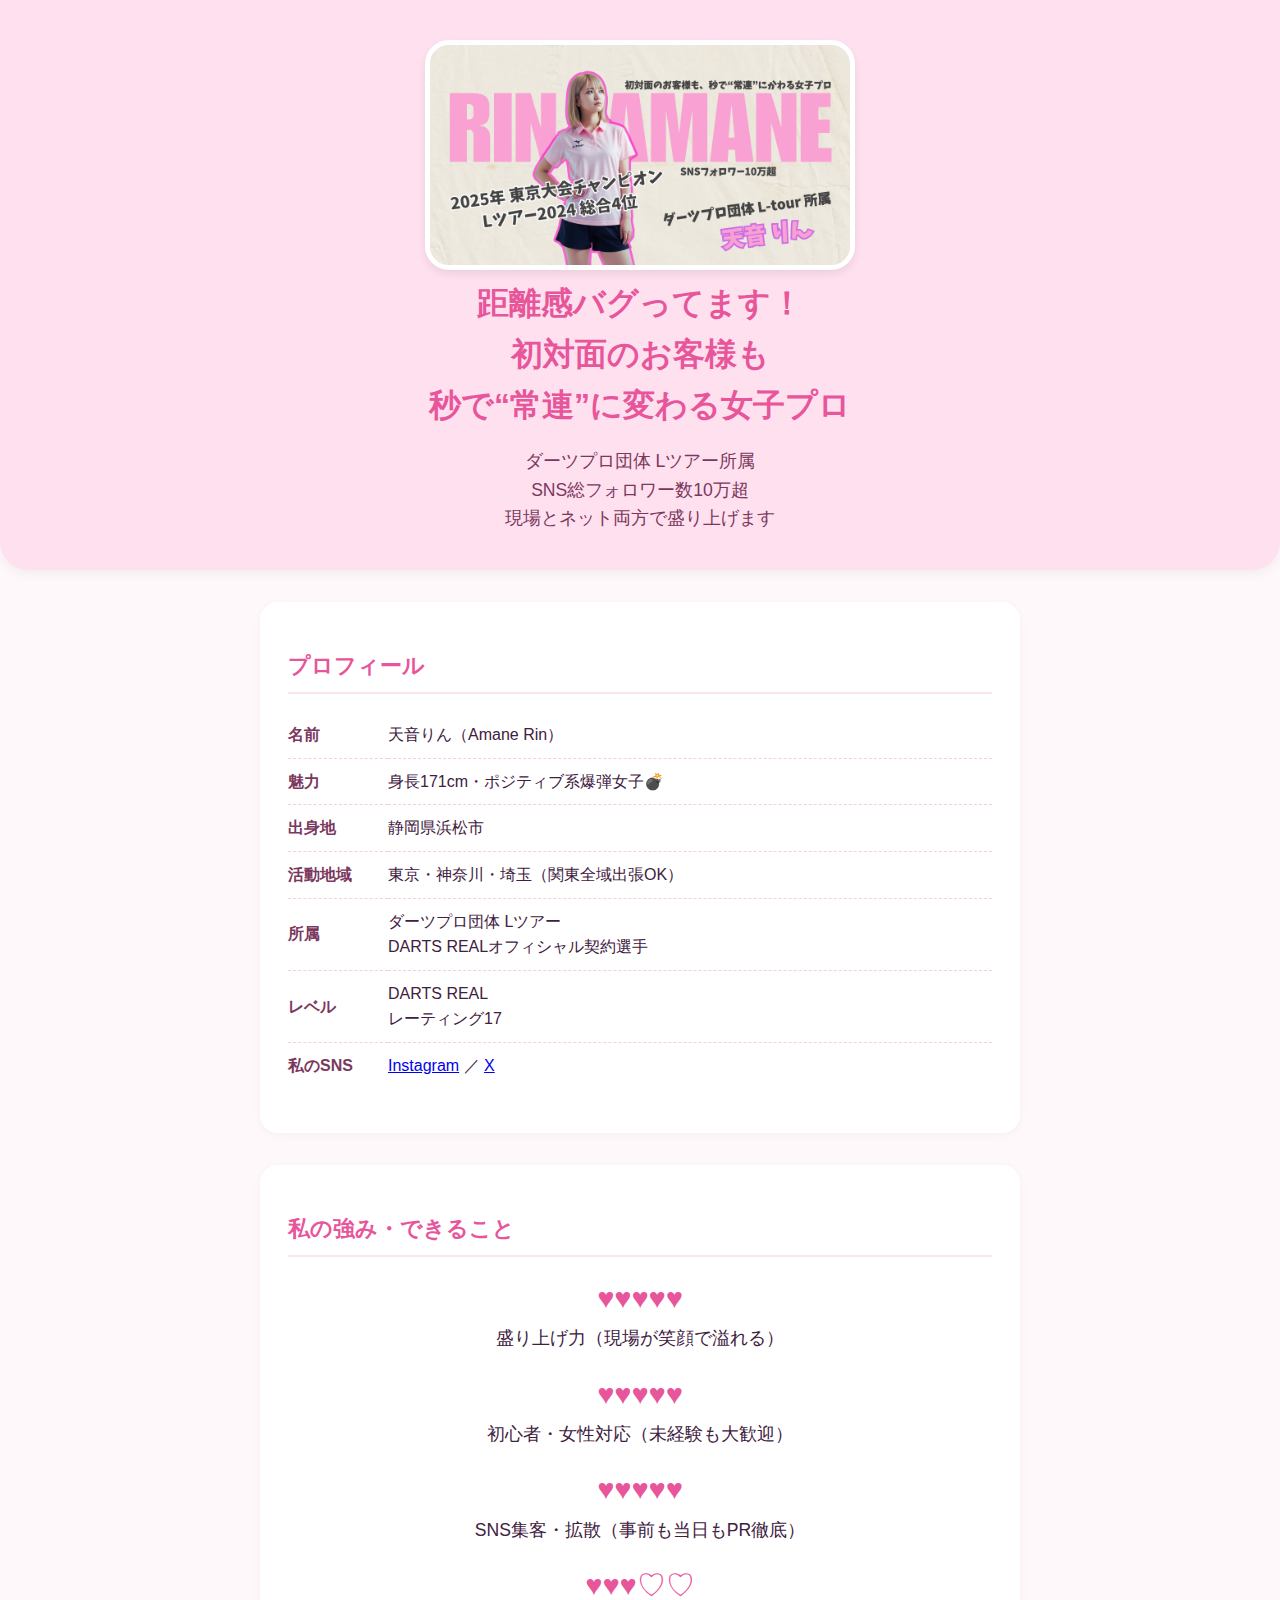
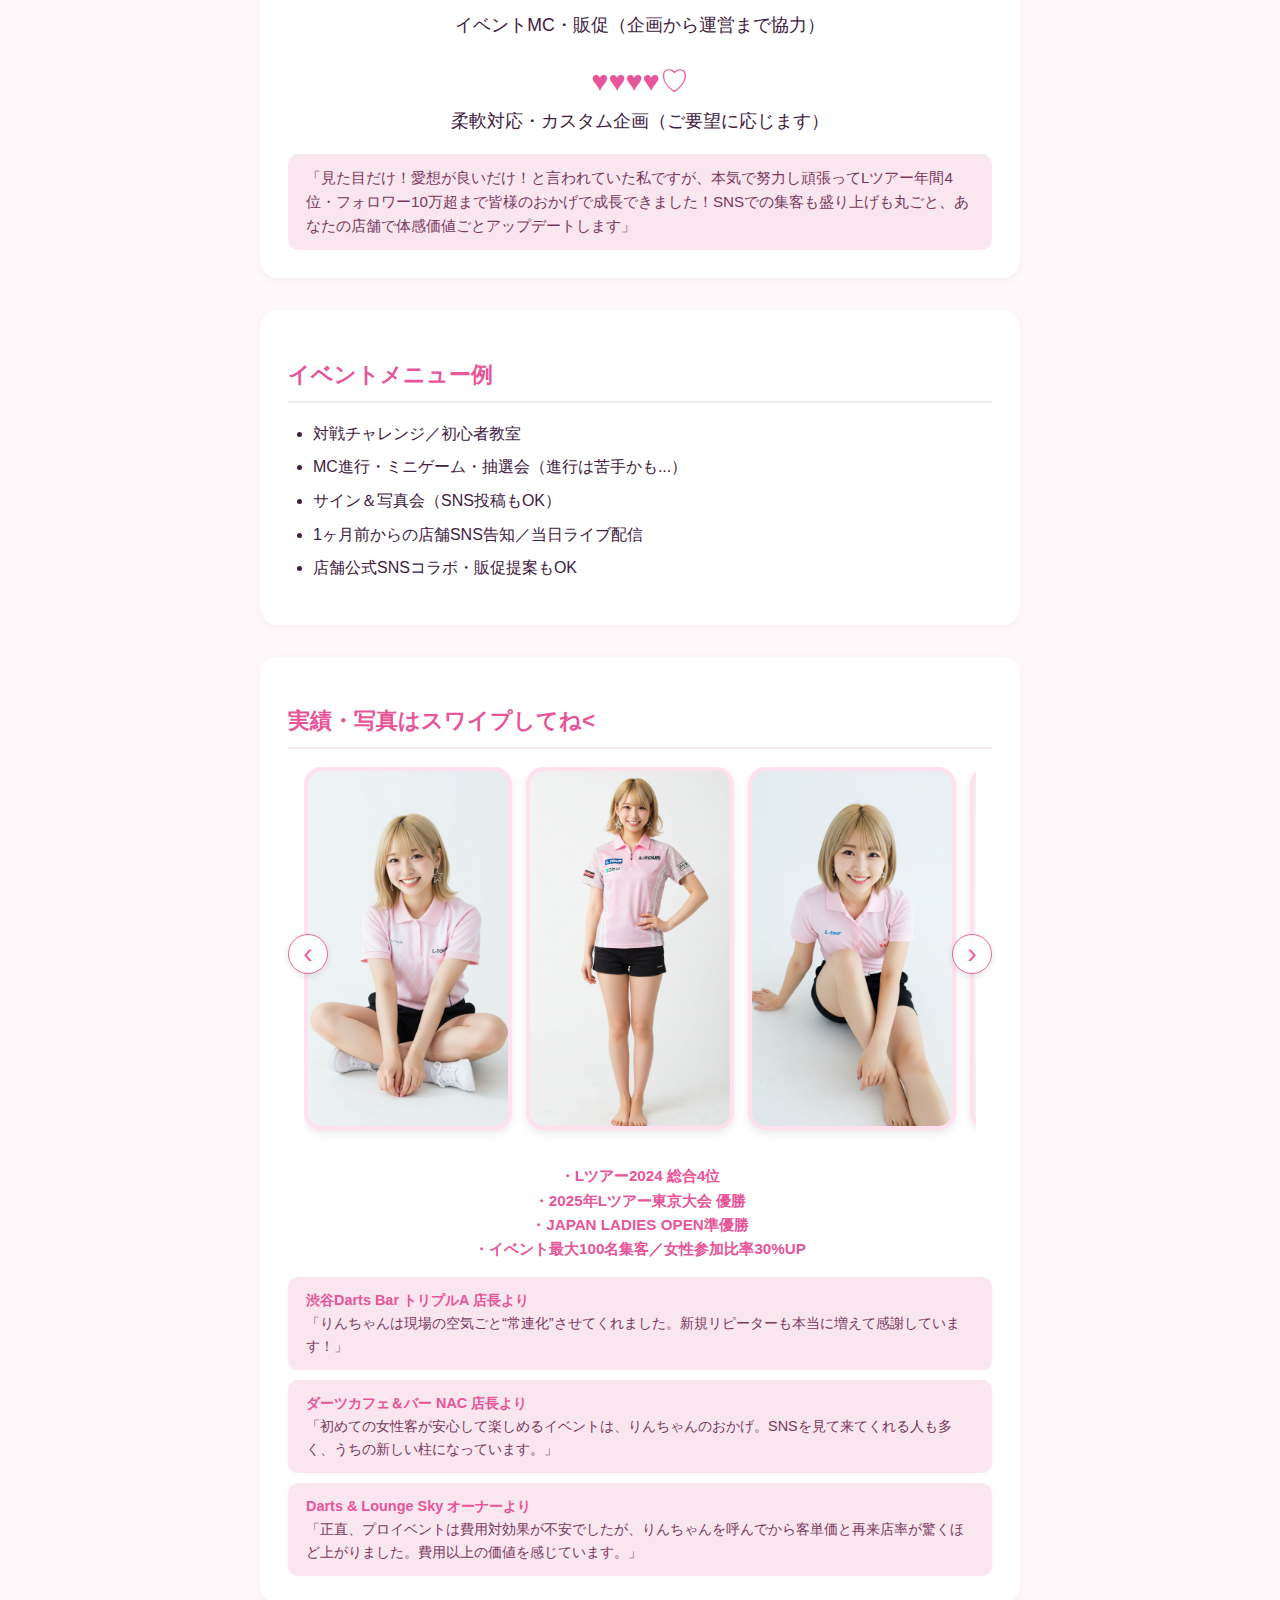
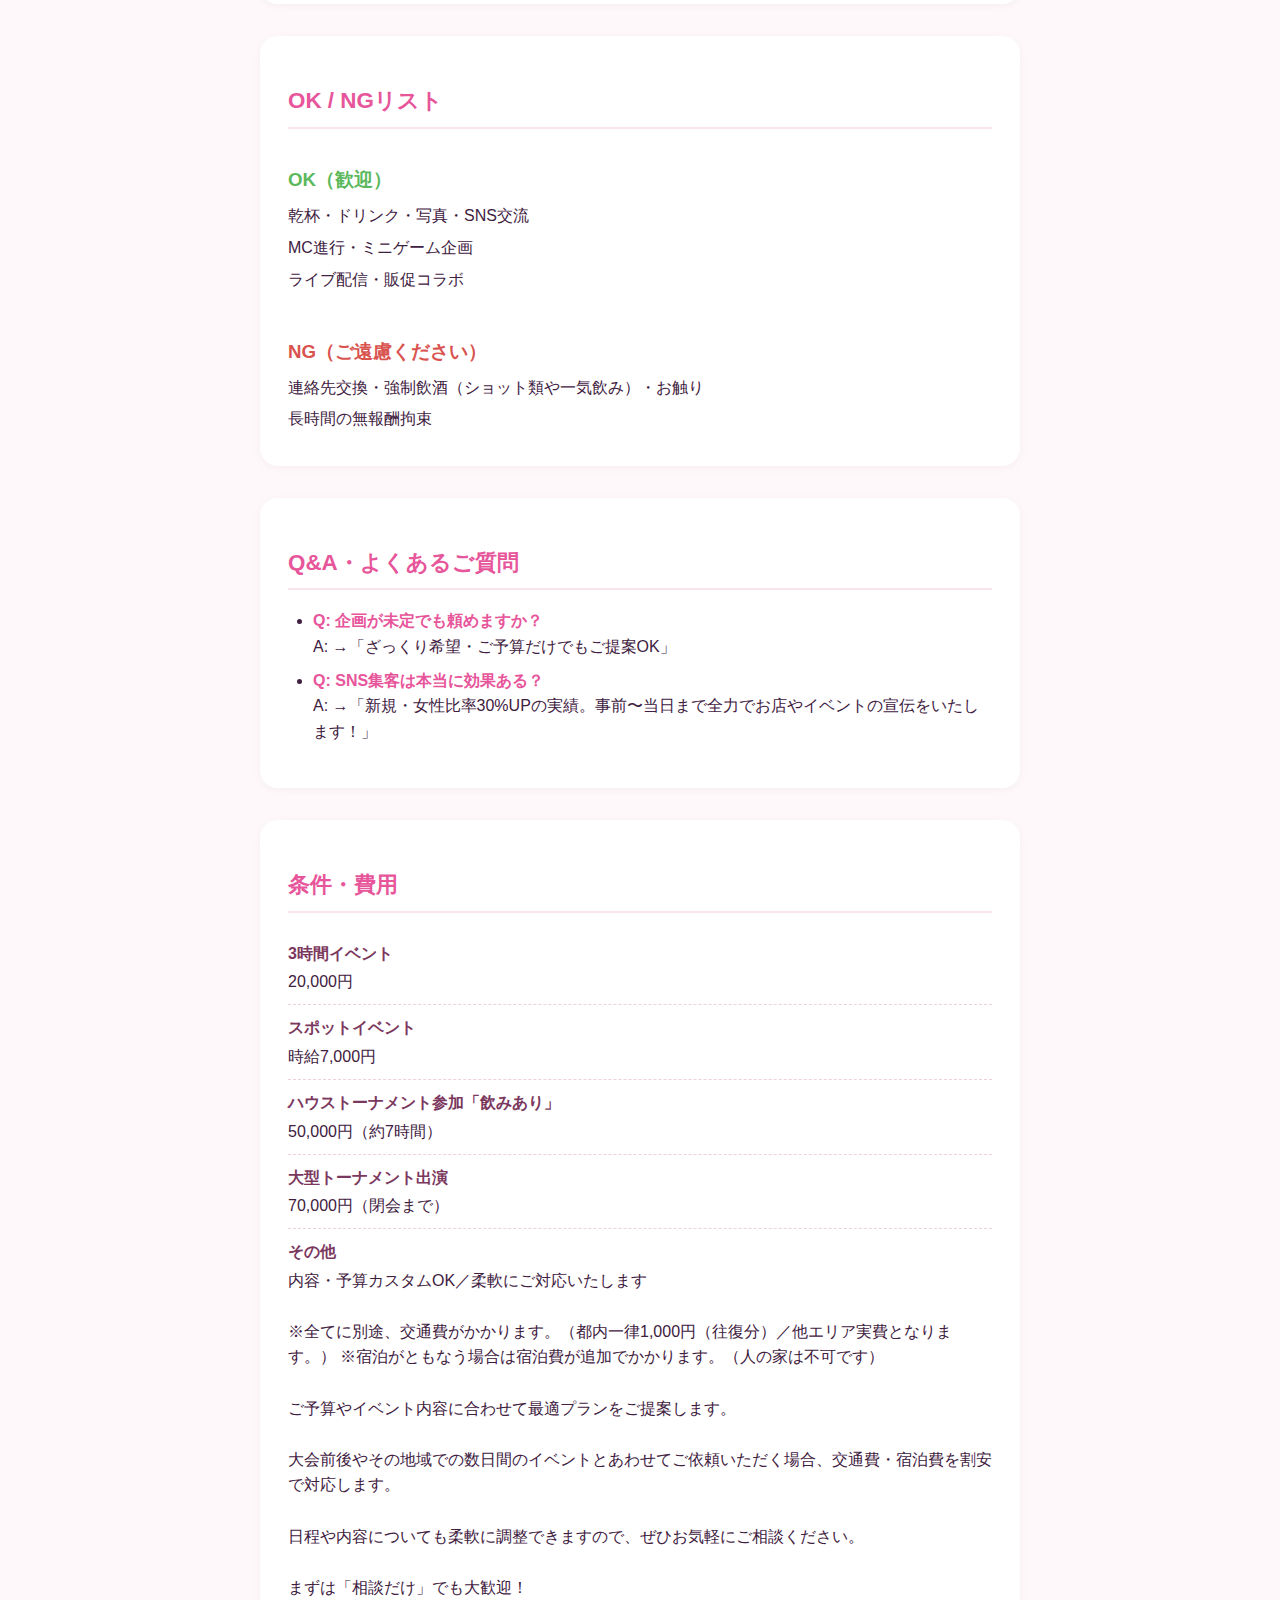
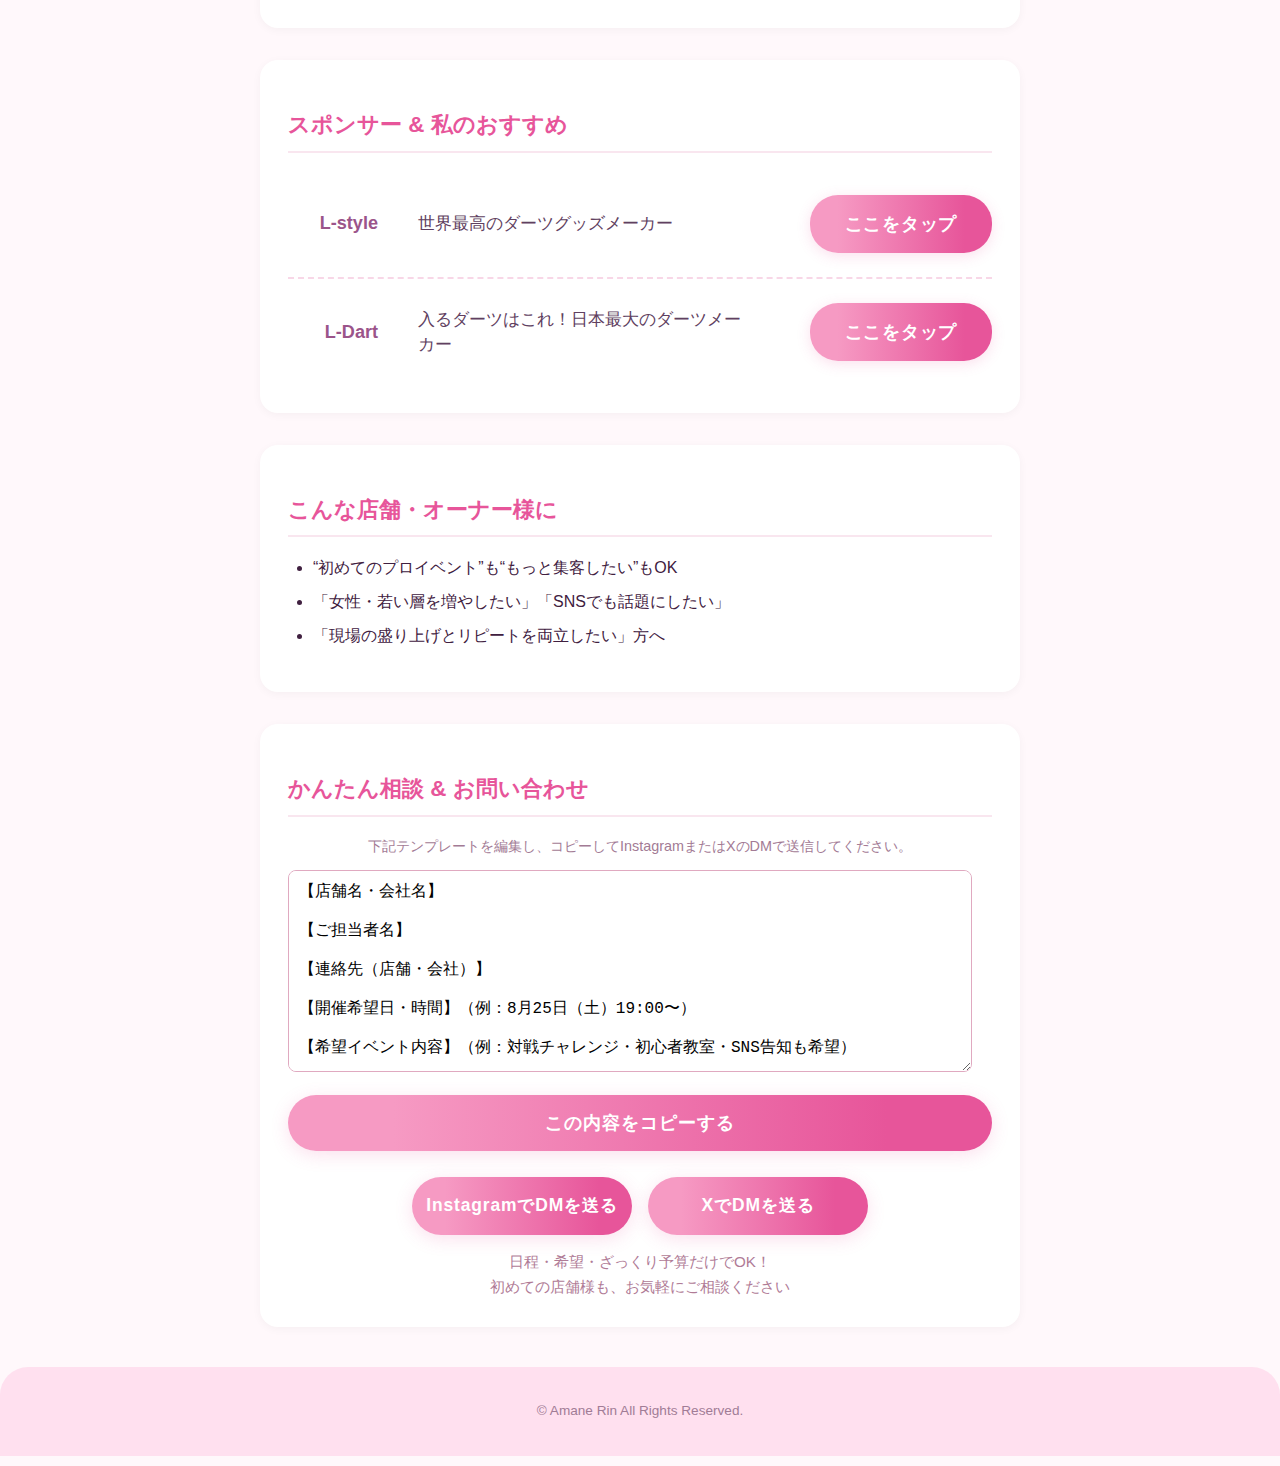
<file: index.html>
<!DOCTYPE html>
<html lang="ja">
<head>
  <meta charset="UTF-8">
  <meta name="viewport" content="width=device-width,initial-scale=1.0">
  <title>天音りん｜女子プロダーツイベント営業LP</title>
  <link rel="stylesheet" href="style.css">
  <link rel="icon" type="image/jpeg" href="favicon.jpg">
  
  <!-- 必須メタタグ -->
  <meta name="description" content="プロダーツプレイヤー・天音りん（Lツアー所属）の公式イベント営業LP。店舗集客・SNS拡散・現場盛り上げすべてお任せください。">
  
  <!-- OGP / SNS共有用メタタグ -->
  <meta property="og:title" content="天音りん｜女子プロダーツイベント出演依頼はこちら">
  <meta property="og:description" content="Lツアー所属・SNSフォロワー10万超。盛り上げ・集客・初心者対応もOK。現場とネットで“距離感バグってる”盛り上げ力を実感ください。">
  <meta property="og:type" content="website">
  <meta property="og:url" content="https://prodarts.github.io/player_rin/">
  <meta property="og:image" content="https://prodarts.github.io/player_rin/ogp.jpg">
  <meta property="og:image:width" content="1200">
  <meta property="og:image:height" content="630">
  <meta property="og:image:alt" content="女子プロダーツプレイヤー天音りんのイベント営業イメージ">
  <meta property="og:site_name" content="天音りん イベント営業LP">

  <!-- Twitterカード -->
  <meta name="twitter:card" content="summary_large_image">
  <meta name="twitter:title" content="天音りん｜女子プロダーツイベント出演依頼はこちら">
  <meta name="twitter:description" content="Lツアー所属プロ。SNS発信・集客・現場盛り上げをすべてサポート。">
  <meta name="twitter:image" content="https://prodarts.github.io/player_rin/ogp.jpg">
  <meta name="twitter:image:alt" content="女子プロダーツプレイヤー天音りん イベントイメージ">
</head>
<body>
  <header>
    <!-- プロフィール画像 -->
    <img src="ogp.jpg" alt="天音りん プロフィール画像" class="profile-img">
    <div class="catch">距離感バグってます！<br>初対面のお客様も<br>秒で“常連”に変わる女子プロ</div>
    <div class="subcatch">ダーツプロ団体 Lツアー所属<br>SNS総フォロワー数10万超<br>現場とネット両方で盛り上げます</div>
  </header>

  <main class="container">
    <section class="profile-section section">
      <h2 class="section-title">プロフィール</h2>
      <table class="info-table">
        <tr><td>名前</td><td>天音りん（Amane Rin）</td></tr>
        <tr><td>魅力</td><td>身長171cm・ポジティブ系爆弾女子💣</td></tr>
        <tr><td>出身地</td><td>静岡県浜松市</td></tr>
        <tr><td>活動地域</td><td>東京・神奈川・埼玉（関東全域出張OK）</td></tr>
        <tr><td>所属</td><td>ダーツプロ団体 Lツアー<br>DARTS REALオフィシャル契約選手</td></tr>
        <tr><td>レベル</td><td>DARTS REAL<br>レーティング17</td></tr>
        <tr><td>私のSNS</td>
          <td>
            <a href="https://www.instagram.com/popodayo/" target="_blank" rel="noopener">Instagram</a> ／
            <a href="https://x.com/popodayoo" target="_blank" rel="noopener">X</a>
          </td>
        </tr>
      </table>
    </section>

    <section class="strengths-section section">
      <h2 class="section-title">私の強み・できること</h2>
      <ul class="strengths-list">
        <li class="strength-item">
            <span class="hearts">♥♥♥♥♥</span>
            <span class="strength-text">盛り上げ力（現場が笑顔で溢れる）</span>
        </li>
        <li class="strength-item">
            <span class="hearts">♥♥♥♥♥</span>
            <span class="strength-text">初心者・女性対応（未経験も大歓迎）</span>
        </li>
        <li class="strength-item">
            <span class="hearts">♥♥♥♥♥</span>
            <span class="strength-text">SNS集客・拡散（事前も当日もPR徹底）</span>
        </li>
        <li class="strength-item">
            <span class="hearts">♥♥♥♡♡</span>
            <span class="strength-text">イベントMC・販促（企画から運営まで協力）</span>
        </li>
        <li class="strength-item">
            <span class="hearts">♥♥♥♥♡</span>
            <span class="strength-text">柔軟対応・カスタム企画（ご要望に応じます）</span>
        </li>
      </ul>
      <div class="strength-description">
        「見た目だけ！愛想が良いだけ！と言われていた私ですが、本気で努力し頑張ってLツアー年間4位・フォロワー10万超まで皆様のおかげで成長できました！SNSでの集客も盛り上げも丸ごと、あなたの店舗で体感価値ごとアップデートします」
      </div>
    </section>

    <section class="menu-section section">
      <h2 class="section-title">イベントメニュー例</h2>
      <ul class="service-list">
        <li>対戦チャレンジ／初心者教室</li>
        <li>MC進行・ミニゲーム・抽選会（進行は苦手かも...）</li>
        <li>サイン＆写真会（SNS投稿もOK）</li>
        <li>1ヶ月前からの店舗SNS告知／当日ライブ配信</li>
        <li>店舗公式SNSコラボ・販促提案もOK</li>
      </ul>
    </section>

    <section class="achievements-section section">
      <h2 class="section-title">実績・写真はスワイプしてね<</h2>
      <div class="gallery-container" id="gallery">
        <button class="gallery-arrow left" id="gallery-left" aria-label="前へ">‹</button>
        <div class="gallery-track" id="gallery-track">
          <img src="img_1.jpg" alt="天音りん プロフィール" class="gallery-img">
          <img src="img_2.jpg" alt="イベント風景1" class="gallery-img">
          <img src="img_3.jpg" alt="教室風景" class="gallery-img">
          <img src="img_4.jpg" alt="チャレンジマッチ" class="gallery-img">
          <img src="img_5.jpg" alt="集合写真" class="gallery-img">
        </div>
        <button class="gallery-arrow right" id="gallery-right" aria-label="次へ">›</button>
      </div>
      <div class="achievement-text">
        <div class="stats-summary">
          ・Lツアー2024 総合4位<br>・2025年Lツアー東京大会 優勝<br>・JAPAN LADIES OPEN準優勝<br>
          ・イベント最大100名集客／女性参加比率30%UP
        </div>
        
        <div class="testimonial-list">
          <div class="testimonial-item">
            <b>渋谷Darts Bar トリプルA 店長より</b><br>「りんちゃんは現場の空気ごと“常連化”させてくれました。新規リピーターも本当に増えて感謝しています！」
          </div>
          <div class="testimonial-item">
            <b>ダーツカフェ＆バー NAC 店長より</b><br>「初めての女性客が安心して楽しめるイベントは、りんちゃんのおかげ。SNSを見て来てくれる人も多く、うちの新しい柱になっています。」
          </div>
          <div class="testimonial-item">
            <b>Darts & Lounge Sky オーナーより</b><br>「正直、プロイベントは費用対効果が不安でしたが、りんちゃんを呼んでから客単価と再来店率が驚くほど上がりました。費用以上の価値を感じています。」
          </div>
        </div>
      </div>
    </section>

    <section class="okng-section section">
      <h2 class="section-title">OK / NGリスト</h2>
      <div class="okng-content">
        <div class="ok-list">
          <h3>OK（歓迎）</h3>
          <ul>
            <li>乾杯・ドリンク・写真・SNS交流</li>
            <li>MC進行・ミニゲーム企画</li>
            <li>ライブ配信・販促コラボ</li>
          </ul>
        </div>
        <div class="ng-list">
          <h3>NG（ご遠慮ください）</h3>
          <ul>
            <li>連絡先交換・強制飲酒（ショット類や一気飲み）・お触り</li>
            <li>長時間の無報酬拘束</li>
          </ul>
        </div>
      </div>
    </section>

    <section class="faq-section section">
      <h2 class="section-title">Q&A・よくあるご質問</h2>
      <ul class="faq-list">
        <li><b>Q: 企画が未定でも頼めますか？</b><br>
          A: →「ざっくり希望・ご予算だけでもご提案OK」</li>
        <li><b>Q: SNS集客は本当に効果ある？</b><br>
          A: →「新規・女性比率30%UPの実績。事前〜当日まで全力でお店やイベントの宣伝をいたします！」</li>
      </ul>
    </section>

    <section class="price-section section">
      <h2 class="section-title">条件・費用</h2>
      <!-- テーブルからdiv構造に変更 -->
      <div class="price-items">
        <div class="price-item">
          <div class="item-label">3時間イベント</div>
          <div class="item-detail">20,000円</div>
        </div>
        <div class="price-item">
          <div class="item-label">スポットイベント</div>
          <div class="item-detail">時給7,000円</div>
        </div>
        <div class="price-item">
          <div class="item-label">ハウストーナメント参加「飲みあり」</div>
          <div class="item-detail">50,000円（約7時間）</div>
        </div>
        <div class="price-item">
          <div class="item-label">大型トーナメント出演</div>
          <div class="item-detail">70,000円（閉会まで）</div>
        </div>
        <div class="price-item">
          <div class="item-label">その他</div>
          <div class="item-detail">内容・予算カスタムOK／柔軟にご対応いたします</div>
        </div>
      </div>
      <div class="price-note">
        ※全てに別途、交通費がかかります。（都内一律1,000円（往復分）／他エリア実費となります。）
        ※宿泊がともなう場合は宿泊費が追加でかかります。（人の家は不可です）
        <br><br>ご予算やイベント内容に合わせて最適プランをご提案します。<br><br>
        大会前後やその地域での数日間のイベントとあわせてご依頼いただく場合、交通費・宿泊費を割安で対応します。
        <br><br>日程や内容についても柔軟に調整できますので、ぜひお気軽にご相談ください。
        <br><br>まずは「相談だけ」でも大歓迎！
      </div>
    </section>

 <section class="sponsor-section section">
  <h2 class="section-title">スポンサー & 私のおすすめ</h2>
  <ul class="sponsor-list">
    <li class="sponsor-item">
      <span class="sponsor-name">L-style</span>
      <span class="sponsor-desc">世界最高のダーツグッズメーカー</span>
      <a href="https://l-style.info/" class="sponsor-btn" target="_blank" rel="noopener">ここをタップ</a>
    </li>
    <li class="sponsor-item">
      <span class="sponsor-name">L-Dart</span>
      <span class="sponsor-desc">入るダーツはこれ！日本最大のダーツメーカー</span>
      <a href="https://l-style.info/product/accessory/barlip/" class="sponsor-btn" target="_blank" rel="noopener">ここをタップ</a>
    </li>
  </ul>
</section>

</section>



    <section class="recommend-section section">
      <h2 class="section-title">こんな店舗・オーナー様に</h2>
      <ul class="recommend-list">
        <li>“初めてのプロイベント”も“もっと集客したい”もOK</li>
        <li>「女性・若い層を増やしたい」「SNSでも話題にしたい」</li>
        <li>「現場の盛り上げとリピートを両立したい」方へ</li>
      </ul>
    </section>

    <section class="contact-section section">
      <h2 class="section-title">かんたん相談 & お問い合わせ</h2>
      <div class="contact-description">
        下記テンプレートを編集し、コピーしてInstagramまたはXのDMで送信してください。
      </div>
      <textarea id="contact-template" rows="10" class="input">
【店舗名・会社名】

【ご担当者名】

【連絡先（店舗・会社）】

【開催希望日・時間】（例：8月25日（土）19:00〜）

【希望イベント内容】（例：対戦チャレンジ・初心者教室・SNS告知も希望）

【ご予算・ご要望】（例：2時間20,000円＋交通費希望／他に相談したい内容）

【その他のご質問、ご要望】



      </textarea>
      <button class="cta-btn" onclick="copyContactTemplate()">この内容をコピーする</button>
      <div id="copy-alert" class="copy-alert" style="display:none;">コピーしました！DMで貼り付けて送信してください！</div>
      <div class="sns-contact-buttons">
        <a href="https://www.instagram.com/popodayo/" target="_blank" rel="noopener" class="sns-btn">InstagramでDMを送る</a>
        <a href="https://x.com/popodayoo" target="_blank" rel="noopener" class="sns-btn">XでDMを送る</a>
      </div>
      <div class="contact-note">
        日程・希望・ざっくり予算だけでOK！<br>初めての店舗様も、お気軽にご相談ください
      </div>
    </section>
  </main>

  <footer>
    <p>© Amane Rin All Rights Reserved.</p>
  </footer>

  <script src="script.js"></script>
</body>
</html>
</file>
<file: style.css>
/* 基本設定 */
body {
  font-family: 'Noto Sans JP', sans-serif; /* 日本語フォント優先 */
  margin: 0;
  background: #fff8fb; /* 柔らかいピンク系の背景色 */
  color: #402040; /* 濃いめの文字色 */
  line-height: 1.6;
}

/* ヘッダー */
header {
  background: #ffe0ef; /* ヘッダーの背景色 */
  padding: 40px 0 18px 0;
  text-align: center;
  border-radius: 0 0 28px 28px; /* 下部だけ角丸 */
  box-shadow: 0 4px 12px rgba(0,0,0,0.05); /* 軽い影 */
}

.profile-img {
  width: 100%;                  /* 親要素の幅いっぱいで表示 */
  max-width: 420px;             /* 最大幅を420pxに制限（お好みで調整） */
  aspect-ratio: 1.91 / 1;      /* 縦長比率 */
  border-radius: 24px;          /* 角をやや大きく丸くする */
  object-fit: cover;            /* 画像の縦横比を保ちつつ中央トリミングでフィット */
  border: 5px solid #fff;       /* 白い太めの縁取りを追加 */
  margin-bottom: 8px;           /* 下側に8pxの余白 */
  background: #f5dde8;          /* 画像読み込み前・欠損時に表示される淡いピンク背景 */
  box-shadow: 0 4px 8px rgba(0,0,0,0.08); /* ソフトな影を付けて浮き上がり効果 */
  display: block;               /* ブロック要素化（中央寄せ可能に） */
  margin-left: auto;            /* 左右マージンautoで中央寄せ */
  margin-right: auto;
}

.catch {
  font-size: 2rem;
  font-weight: 700;
  margin-bottom: 0.5em;
  color: #e7559a; /* キャッチコピーの色 */
}

.subcatch {
  font-size: 1.1rem;
  color: #7b385e; /* サブキャッチの色 */
  margin-bottom: 20px;
}

/* 全体コンテナとセクション */
.container {
  max-width: 760px; /* LP全体の最大幅 */
  margin: 0 auto;
  padding: 0 16px;
}

.section {
  background: #ffffff; /* 各セクションの背景色 */
  border-radius: 18px;
  padding: 28px;
  margin-top: 32px;
  box-shadow: 0 2px 10px rgba(0,0,0,0.04); /* セクションに軽い影 */
}

.section-title {
  font-size: 1.4rem;
  font-weight: 700;
  color: #e7559a; /* セクションタイトルの色 */
  margin-bottom: 18px;
  border-bottom: 2px solid #f9e6ef; /* タイトル下の線 */
  padding-bottom: 8px;
}

/* プロフィールテーブル (そのまま) */
.info-table {
  width: 100%;
  font-size: 1rem;
  margin-bottom: 16px;
  border-collapse: collapse; /* ボーダーを重ねる */
}
.info-table td {
  padding: 10px 0;
  border-bottom: 1px dashed #f0d0e0; /* 点線ボーダー */
}
.info-table tr:last-child td {
  border-bottom: none;
}
.info-table td:first-child {
  font-weight: 600;
  color: #7b385e;
  width: 100px; /* 項目の幅を固定 */
}

/* 強み・できることリスト */
.strengths-list {
  list-style: none;
  padding: 0;
  margin: 0;
}
.strength-item {
  display: flex;          /* Flexboxを使用 */
  flex-direction: column; /* 要素を縦方向に並べる */
  align-items: center;    /* 中央揃え */
  margin-bottom: 20px;    /* 各項目の下マージン */
  text-align: center;     /* テキストも中央寄せ */
}

.hearts {
  color: #e7559a; /* ハートの色 */
  font-size: 1.8em; /* ハートを少し大きく */
  margin-bottom: 5px; /* ハートとテキストの間隔 */
}

.strength-text {
  font-size: 1.1rem;
  line-height: 1.4;
  max-width: 90%; /* テキストの幅を制限して中央に寄せる */
}

.strength-description {
  background: #f9e6ef;
  border-radius: 10px;
  padding: 12px 18px;
  margin-top: 20px;
  font-size: 0.95em;
  color: #7b385e;
}

/* サービス内容・Q&A・おすすめリスト */
.service-list, .faq-list, .recommend-list {
  list-style: disc; /* 黒丸リスト */
  padding-left: 25px;
  margin-bottom: 16px;
}
.service-list li, .faq-list li, .recommend-list li {
  margin-bottom: 8px;
}
.faq-list b {
  color: #e7559a; /* Qの色 */
}

/* 画像ギャラリー */
.gallery-container {
  margin: 0 auto 24px auto;
  position: relative;
  max-width: 100%; /* コンテナいっぱいに広げる */
  padding: 0 16px; /* 左右の余白確保 */
  box-sizing: border-box; /* paddingをwidthに含める */
}

.gallery-track {
  display: flex;
  overflow-x: auto; /* 横スクロールを可能にする */
  gap: 14px; /* 画像間の隙間 */
  scroll-snap-type: x mandatory; /* スクロール位置を画像にスナップ */
  -webkit-overflow-scrolling: touch; /* iOSでのスムーズなスクロール */
  padding-bottom: 10px; /* スクロールバーのためのスペース */
  scrollbar-width: none; /* Firefoxのスクロールバー非表示 */
}
.gallery-track::-webkit-scrollbar {
  display: none; /* Chrome/Safariのスクロールバー非表示 */
}

.gallery-img {
  flex: 0 0 200px; /* 幅を固定し、伸縮しない */
  width: 200px; /* 9:16比率の基本幅 */
  height: 355px; /* 9:16比率の基本高さ */
  object-fit: cover;
  border-radius: 18px;
  scroll-snap-align: center; /* 中央でスナップ */
  border: 4px solid #ffe0ef;
  background: #f3e7ee;
  box-shadow: 0 4px 10px rgba(0,0,0,0.08); /* 画像に影 */
}

.gallery-arrow {
  position: absolute;
  top: 50%;
  transform: translateY(-50%);
  background: #fff;
  border-radius: 50%;
  border: 1px solid #e7559a;
  width: 40px;
  height: 40px;
  font-size: 1.8rem;
  color: #e7559a;
  display: flex;
  align-items: center;
  justify-content: center;
  cursor: pointer;
  opacity: 0.88;
  z-index: 10;
  box-shadow: 0 2px 6px rgba(0,0,0,0.1);
  transition: opacity 0.2s;
}
.gallery-arrow:hover {
  opacity: 1;
}
.gallery-arrow.left { left: 0px; }
.gallery-arrow.right { right: 0px; }

/* 実績テキスト */
.achievement-text {
  margin-top: 10px;
  font-size: 0.95em;
  color: #604060;
}
.stats-summary {
  text-align: center;
  margin-bottom: 10px;
  font-weight: 600;
  color: #e7559a;
}
/* 店舗主コメントリストのコンテナ */
.testimonial-list {
  margin-top: 15px;
}
/* 各店舗主コメントのスタイル */
.testimonial-item {
  background: #f9e6ef;
  border-radius: 10px;
  padding: 12px 18px;
  margin-bottom: 10px; /* 各コメント間の間隔 */
  font-size: 0.95em;
  color: #7b385e;
  box-shadow: 0 1px 5px rgba(0,0,0,0.03); /* 少し軽い影 */
}
.testimonial-item:last-child {
  margin-bottom: 0; /* 最後のコメントの下マージンはなし */
}
.testimonial-item b {
  color: #e7559a; /* 店舗名の強調 */
}

/* OK/NGリスト */
.okng-content {
  display: flex;
  flex-direction: column; /* 縦並びに変更 */
  gap: 20px;
}
.okng-content ul {
  list-style: none;
  padding: 0;
  margin: 0;
}
.okng-content li {
  margin-bottom: 6px;
  font-size: 1em;
}
.ok-list h3 { color: #5cb85c; margin-bottom: 8px;} /* 緑色 */
.ng-list h3 { color: #d9534f; margin-bottom: 8px;} /* 赤色 */

/* お問い合わせフォーム */
.contact-description {
  margin-bottom: 12px;
  color: #a37b95;
  font-size: 0.9em;
  text-align: center;
}

textarea.input {
  width: calc(100% - 20px); /* padding分を引く */
  padding: 10px;
  border-radius: 8px;
  border: 1px solid #e0a9c0;
  font-size: 1rem;
  resize: vertical; /* 縦方向のみリサイズ可能に */
  min-height: 150px; /* 最小高さを設定 */
  box-sizing: border-box; /* paddingとborderをwidthに含める */
}
textarea.input:focus {
  outline: 2px solid #e7559a;
  border-color: #e7559a;
}

.cta-btn {
  background: #e7559a;
  color: #fff;
  border: none;
  padding: 15px 0;
  border-radius: 32px;
  font-size: 1.1rem;
  font-weight: 700;
  width: 100%;
  margin: 18px 0 10px 0;
  cursor: pointer;
  transition: background 0.2s, transform 0.1s;
  box-shadow: 0 4px 10px rgba(231,85,154,0.3); /* ボタンに影 */
}
.cta-btn:hover {
  background: #b63773;
  transform: translateY(-2px); /* ホバーで少し上に移動 */
}
.cta-btn:active {
  transform: translateY(0);
  box-shadow: none;
}

.copy-alert {
  color: #e7559a;
  margin: 8px 0 0 0;
  font-size: 0.95em;
  font-weight: 600;
  text-align: center;
}

.sns-contact-buttons {
  display: flex;
  justify-content: center;
  gap: 15px; /* ボタン間の隙間 */
  margin-top: 20px;
}

.sns-btn {
  display: inline-block;
  background: #f3d7e4;
  color: #b63773;
  border-radius: 18px;
  padding: 13px 28px;
  font-weight: 600;
  border: none;
  cursor: pointer;
  font-size: 1rem;
  text-decoration: none; /* リンクの下線削除 */
  transition: background 0.2s, transform 0.1s;
  box-shadow: 0 2px 6px rgba(0,0,0,0.1);
}
.sns-btn:hover {
  background: #ffe0ef;
  transform: translateY(-2px);
}
.sns-btn:active {
  transform: translateY(0);
  box-shadow: none;
}

.contact-note {
  font-size: 0.95em;
  color: #b07b96;
  margin-top: 15px;
  text-align: center;
}

/* フッター */
footer {
  text-align: center;
  padding: 20px 0;
  margin-top: 40px;
  font-size: 0.85em;
  color: #a17c96;
  background: #ffe0ef;
  border-radius: 28px 28px 0 0;
}

/* ギャラ・条件セクションの新しいスタイル */
.price-items {
  margin-bottom: 16px;
}

.price-item {
  border-bottom: 1px dashed #f0d0e0; /* 点線ボーダー */
  padding: 10px 0;
  display: flex;
  flex-direction: column; /* 項目名と詳細を縦並びにする */
}

.price-item:last-child {
  border-bottom: none; /* 最後の項目はボーダーなし */
}

.item-label {
  font-weight: 600;
  color: #7b385e;
  margin-bottom: 4px; /* ラベルと詳細の間隔 */
  font-size: 1rem;
}

.item-detail {
  font-size: 1rem;
  line-height: 1.5;
}


/* レスポンシブデザイン */
@media (max-width: 768px) {
  .container {
    padding: 0 20px; /* スマホでの左右パディング調整 */
  }
  .section {
    padding: 20px;
  }
  .catch {
    font-size: 1.6rem; /* スマホでのキャッチコピーサイズ */
  }
  .subcatch {
    font-size: 1rem;
  }
  .profile-img {
    width: 100%;
    max-width: 320px;
    aspect-ratio: 1.91 / 1; /* 横長比率 */
    height: auto;           /* 高さは自動 */
  }
  .gallery-img {
    flex: 0 0 150px; /* スマホでのギャラリー画像サイズ */
    width: 150px;
    height: 267px;
  }
  .gallery-arrow {
    width: 30px;
    height: 30px;
    font-size: 1.5rem;
    left: -5px; /* スマホでの矢印位置調整 */
    right: -5px;
  }
  .okng-content {
    gap: 15px;
  }
  .sns-contact-buttons {
    flex-direction: column; /* スマホでボタンを縦並びに */
    gap: 10px;
  }
  .sns-btn {
    width: 80%; /* スマホでボタン幅を調整 */
    margin: 0 auto; /* 中央寄せ */
  }
}

@media (max-width: 480px) {
  .catch {
    font-size: 1.4rem;
  }
  .gallery-img {
    flex: 0 0 130px; /* さらに小さいスマホでの画像サイズ */
    width: 130px;
    height: 232px;
  }
  .gallery-arrow {
    display: none; /* 非常に小さい画面では矢印を非表示に（スワイプのみ） */
  }
  .testimonial-item { /* testimonial-boxからtestimonial-itemに変更 */
    font-size: 0.85em;
  }
}

.sponsor-list {
  list-style: none;
  margin: 0;
  padding: 0;
}

.sponsor-item {
  display: flex;
  align-items: center;
  justify-content: flex-start;
  gap: 28px;
  padding: 24px 0;
  border-bottom: 2px dashed #f8d7e7;
}

.sponsor-item:last-child {
  border-bottom: none;
}

.sponsor-name {
  min-width: 90px;
  font-size: 1.13em;
  font-weight: bold;
  color: #9b548a;
  text-align: right;
}

.sponsor-desc {
  flex: 1 1 auto;
  font-size: 1.08em;
  color: #604060;
  padding-left: 12px;
  padding-right: 12px;
  line-height: 1.45;
}

.sponsor-btn {
  display: inline-block;
  background: linear-gradient(90deg, #f69ac3 15%, #e7559a 85%);
  color: #fff;
  font-weight: 800;
  font-size: 1.10em;
  padding: 15px 35px;
  border-radius: 28px;
  text-align: center;
  border: none;
  text-decoration: none;
  box-shadow: 0 3px 14px rgba(231,85,154,0.18);
  letter-spacing: 0.04em;
  transition: background 0.16s, box-shadow 0.14s, transform 0.08s;
  margin-left: 12px;
  white-space: nowrap;
}
.sponsor-btn:hover {
  background: linear-gradient(90deg, #e7559a 30%, #f69ac3 85%);
  box-shadow: 0 8px 32px rgba(231,85,154,0.24);
  transform: scale(1.04);
}

@media (max-width: 700px) {
  .sponsor-item {
    flex-direction: column;
    align-items: stretch;
    gap: 10px;
    padding: 18px 0;
  }
  .sponsor-name {
    text-align: left;
    margin-bottom: 2px;
  }
  .sponsor-desc {
    padding: 0 0 5px 0;
    text-align: left;
  }
  .sponsor-btn {
    width: 100%;
    margin-left: 0;
    margin-top: 7px;
    font-size: 1.07em;
    border-radius: 24px;
    padding: 15px 0;
  }
}
/* おしゃれな共通ボタンスタイル */
.cta-btn,
.sns-btn {
  display: inline-block;
  width: 100%;
  background: linear-gradient(90deg, #f69ac3 15%, #e7559a 85%);
  color: #fff;
  font-weight: 800;
  font-size: 1.13em;
  padding: 16px 0;
  border-radius: 30px;
  border: none;
  text-align: center;
  text-decoration: none;
  letter-spacing: 0.05em;
  margin: 16px 0 10px 0;
  box-shadow: 0 4px 18px rgba(231,85,154,0.18);
  transition: background 0.15s, box-shadow 0.14s, transform 0.09s;
  cursor: pointer;
}
.cta-btn:hover,
.sns-btn:hover {
  background: linear-gradient(90deg, #e7559a 25%, #f69ac3 90%);
  box-shadow: 0 6px 28px rgba(231,85,154,0.24);
  transform: translateY(-2px) scale(1.03);
}
.cta-btn:active,
.sns-btn:active {
  box-shadow: 0 1px 5px rgba(231,85,154,0.12);
  transform: scale(0.98);
}

/* SNSボタンだけは少し幅を抑えたい場合（スマホ時） */
.sns-contact-buttons {
  display: flex;
  justify-content: center;
  gap: 16px;
  margin-top: 16px;
  flex-wrap: wrap;
}
.sns-btn {
  width: 220px; /* PC幅 */
  margin: 0;
  padding: 15px 0;
  border-radius: 30px;
  font-size: 1.09em;
}
@media (max-width: 600px) {
  .sns-contact-buttons {
    flex-direction: column;
    gap: 10px;
  }
  .sns-btn {
    width: 100%;
    min-width: 0;
    font-size: 1.07em;
    border-radius: 24px;
    padding: 15px 0;
  }
}
</file>
